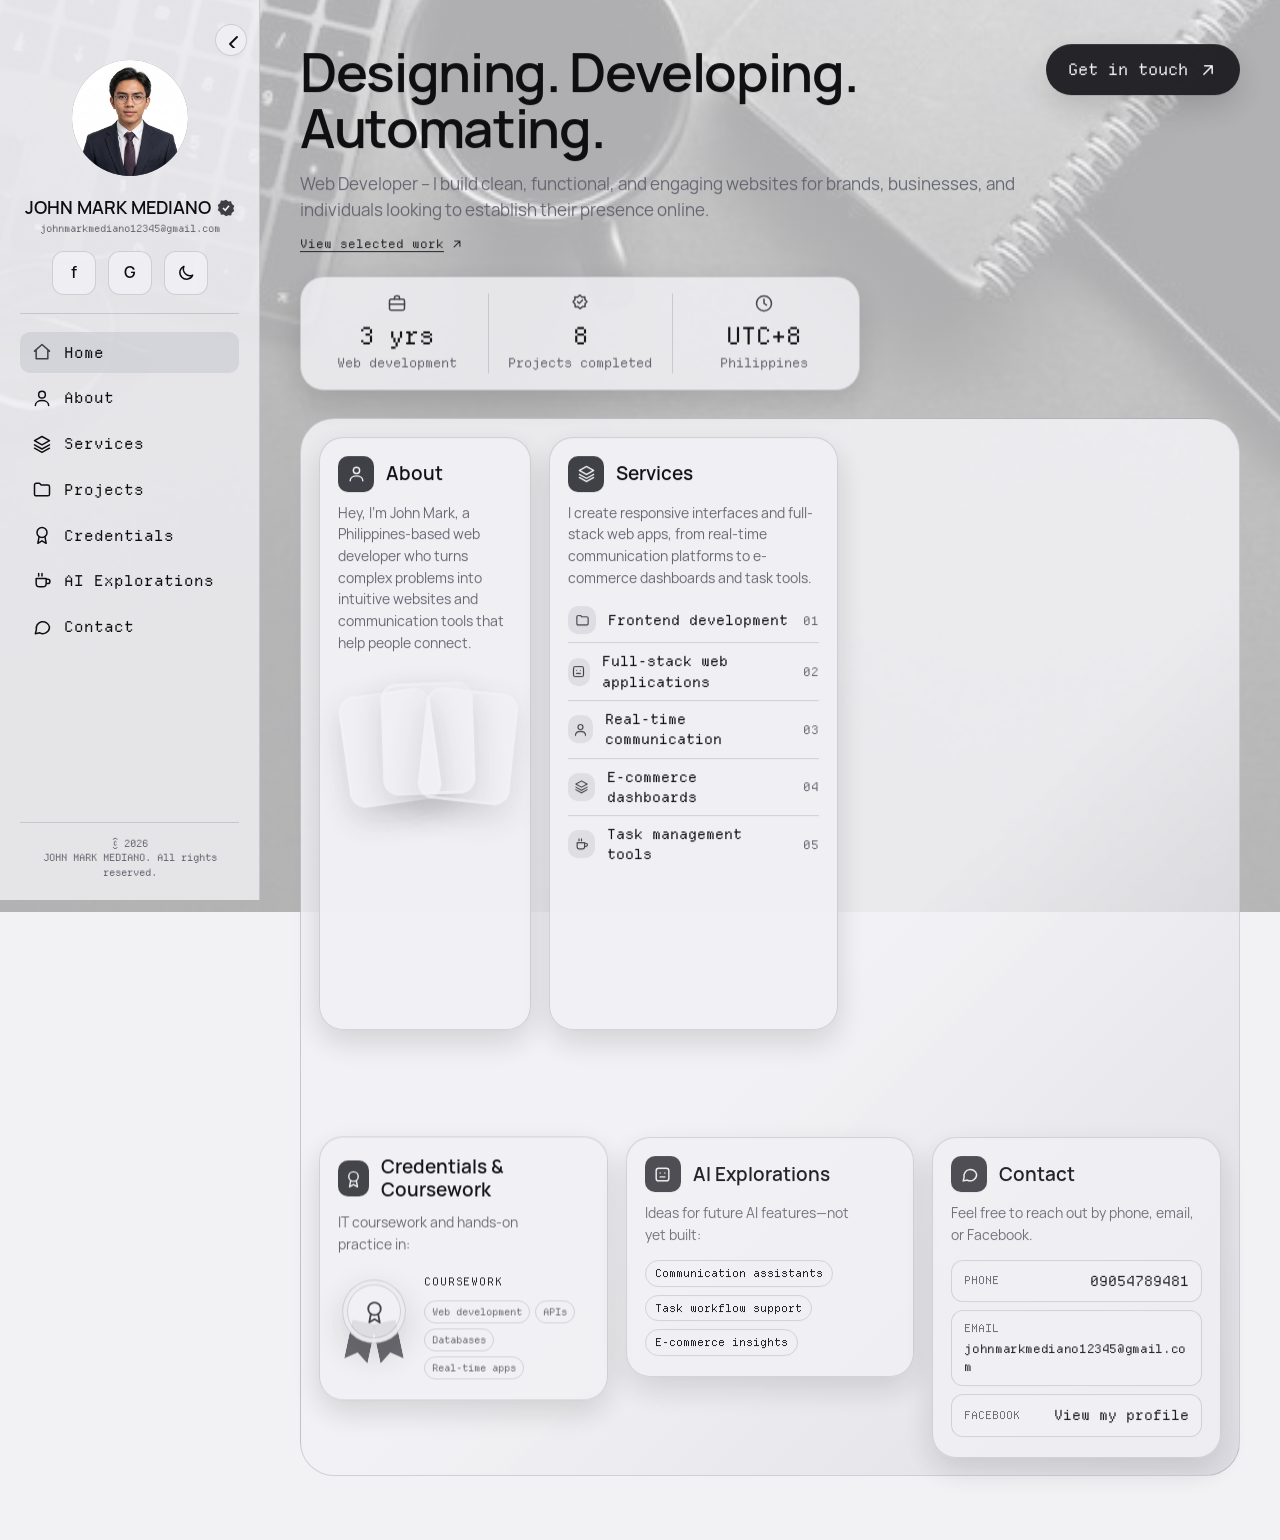
<file: index.html>
<!doctype html>
<html lang="en">
  <head>
    <meta charset="utf-8" />
    <meta name="viewport" content="width=device-width, initial-scale=1" />
    <meta http-equiv="refresh" content="0;url=Portfolio.html" />
    <link rel="canonical" href="Portfolio.html" />
    <meta name="robots" content="noindex" />
    <title>John Mark Mediano – Portfolio</title>
  </head>
  <body>
    <p><a href="Portfolio.html">Open John Mark Mediano's portfolio</a></p>
  </body>
</html>
</file>
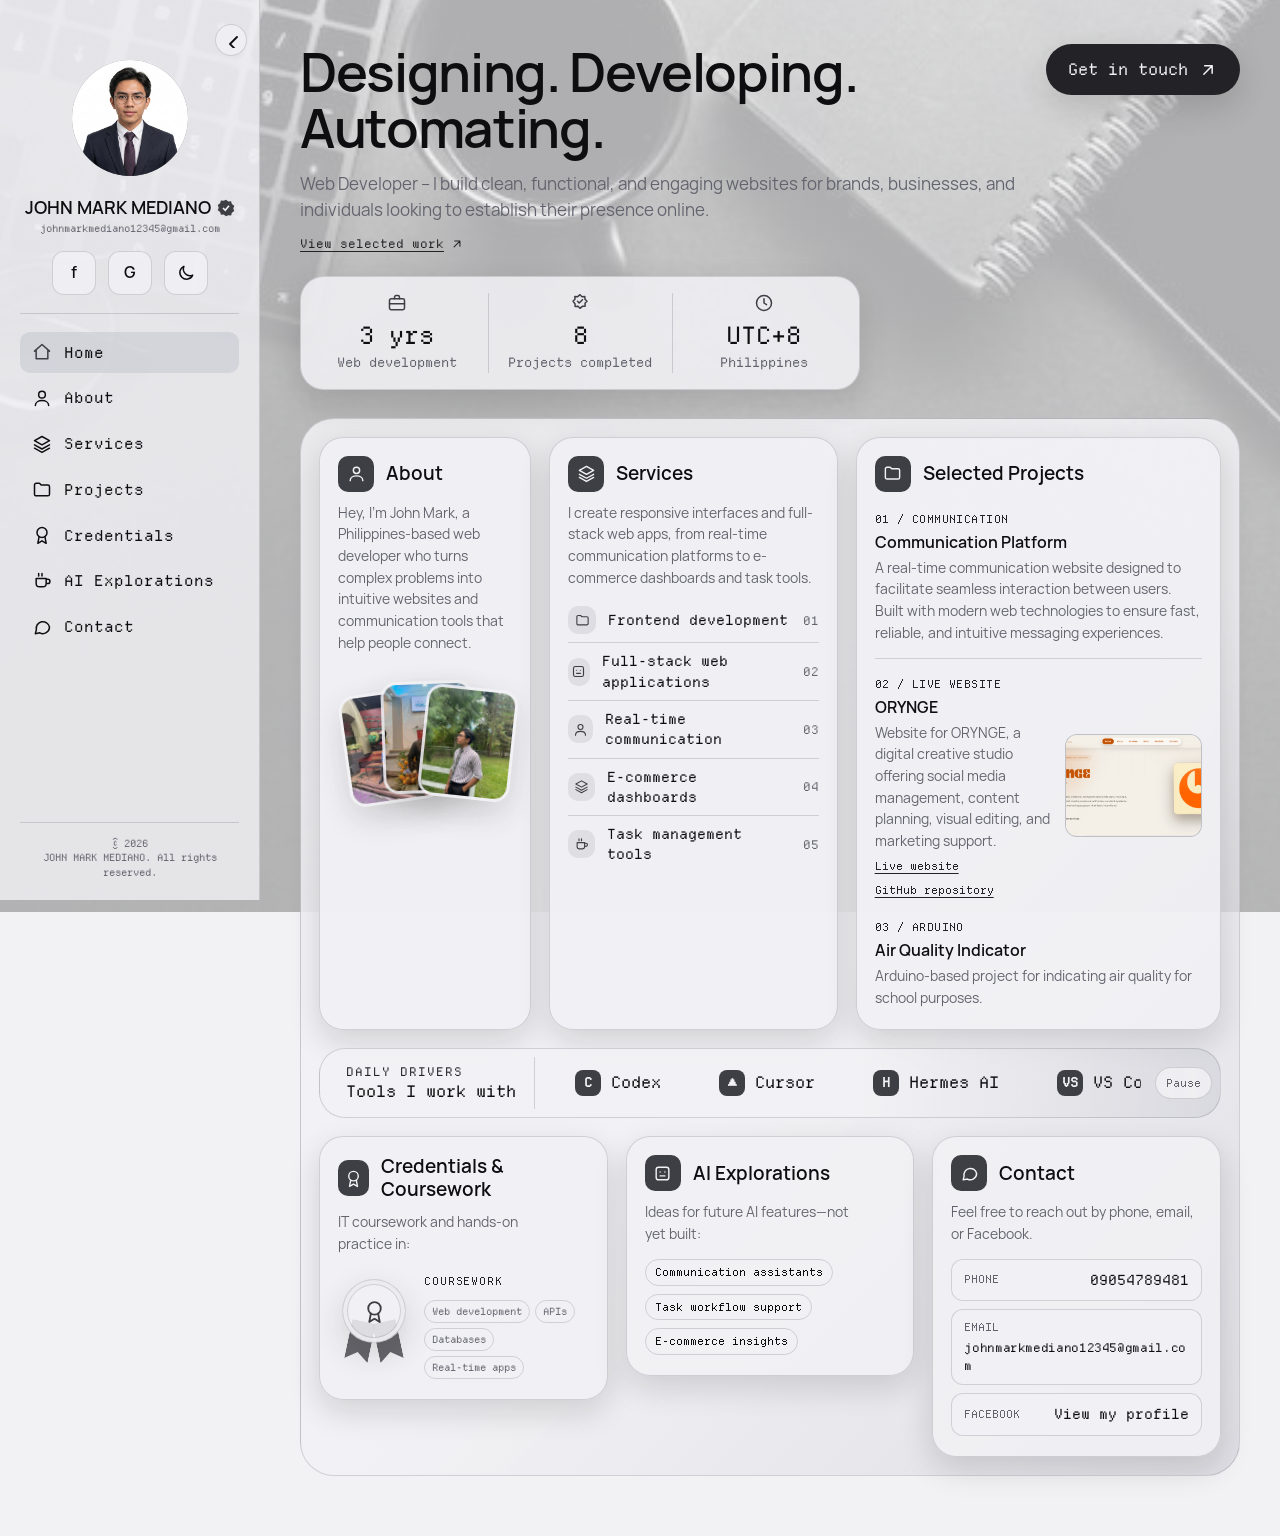
<file: Portfolio.html>
<!doctype html>
<html lang="en">
  <head>
    <meta charset="utf-8" />
    <meta
      name="viewport"
      content="width=device-width, initial-scale=1, viewport-fit=cover"
    />
    <title>John Mark Mediano – Portfolio</title>
    <meta
      name="description"
      content="John Mark Mediano is a Philippines-based web developer creating responsive websites and web applications."
    />
    <meta name="theme-color" content="#0e0e10" />
    <meta property="og:type" content="website" />
    <meta property="og:title" content="John Mark Mediano | Web Developer" />
    <meta
      property="og:description"
      content="Responsive websites and web applications by John Mark Mediano."
    />
    <link rel="icon" type="image/svg+xml" href="favicon.svg" />
    <link rel="stylesheet" href="Portfolio.css" />
  </head>
  <body>
    <a class="skip-link" href="#content-start">Skip to content</a>
    <svg class="svg-defs" width="0" height="0" aria-hidden="true">
      <defs>
        <symbol id="home-icon" viewBox="0 0 24 24">
          <path d="M3 11l9-8 9 8M5 10v10h14V10" />
        </symbol>
        <symbol id="folder" viewBox="0 0 24 24">
          <path
            d="M3 6a2 2 0 012-2h4l2 2h8a2 2 0 012 2v9a2 2 0 01-2 2H5a2 2 0 01-2-2z"
          />
        </symbol>
        <symbol id="layers" viewBox="0 0 24 24">
          <path d="M12 3l9 5-9 5-9-5zM3 13l9 5 9-5M3 17l9 5 9-5" />
        </symbol>
        <symbol id="cup" viewBox="0 0 24 24">
          <path
            d="M5 9h12v6a4 4 0 01-4 4H9a4 4 0 01-4-4zM17 10h2a2 2 0 010 5h-2M8 3v3M12 3v3"
          />
        </symbol>
        <symbol id="user" viewBox="0 0 24 24">
          <circle cx="12" cy="8" r="4" />
          <path d="M4 21c0-4 4-6 8-6s8 2 8 6" />
        </symbol>
        <symbol id="chat" viewBox="0 0 24 24">
          <path d="M21 12a8 8 0 01-11.7 7L4 20l1.2-4.6A8 8 0 1121 12z" />
        </symbol>
        <symbol id="mail" viewBox="0 0 24 24">
          <rect x="3" y="5" width="18" height="14" rx="2" />
          <path d="M3 7l9 6 9-6" />
        </symbol>
        <symbol id="moon" viewBox="0 0 24 24">
          <path d="M20 14.5A8 8 0 019.5 4 8 8 0 1020 14.5z" />
        </symbol>
        <symbol id="award" viewBox="0 0 24 24">
          <circle cx="12" cy="9" r="6" />
          <path d="M8.5 14L7 22l5-3 5 3-1.5-8" />
        </symbol>
        <symbol id="spark" viewBox="0 0 24 24">
          <rect x="4" y="4" width="16" height="16" rx="3" />
          <path d="M9 10h.01M15 10h.01M9 15h6" />
        </symbol>
        <symbol id="brief" viewBox="0 0 24 24">
          <rect x="3" y="7" width="18" height="13" rx="2" />
          <path d="M9 7V5a2 2 0 012-2h2a2 2 0 012 2v2M3 13h18" />
        </symbol>
        <symbol id="chip" viewBox="0 0 24 24">
          <rect x="6" y="6" width="12" height="12" rx="2" />
          <path
            d="M9 2v4m6-4v4M9 18v4m6-4v4M2 9h4m-4 6h4m12-6h4m-4 6h4M10 10h4v4h-4z"
          />
        </symbol>
        <symbol id="clock" viewBox="0 0 24 24">
          <circle cx="12" cy="12" r="9" />
          <path d="M12 7v5l3 2" />
        </symbol>
        <symbol id="medal" viewBox="0 0 24 24">
          <path
            d="M12 2l2.4 2.4 3.4-.2.2 3.4L20.4 10 18 12.4l.2 3.4-3.4.2L12 18.4 9.6 16l-3.4.2-.2-3.4L3.6 10 6 7.6l-.2-3.4 3.4.2z"
          />
          <path d="M9 10l2 2 4-4" />
        </symbol>
        <symbol id="arrow" viewBox="0 0 24 24">
          <path d="M7 17L17 7M8 7h9v9" />
        </symbol>
        <symbol id="dots" viewBox="0 0 24 24">
          <path d="M5 12h.01M12 12h.01M19 12h.01" stroke-width="3" />
        </symbol>
      </defs>
    </svg>

    <aside class="side" aria-label="Profile">
      <button
        class="side-toggle"
        type="button"
        aria-label="Collapse sidebar"
        aria-expanded="true"
        title="Collapse sidebar"
      >
        <svg class="i" aria-hidden="true"><path d="M14 5l-7 7 7 7" /></svg>
      </button>
      <img
        class="avatar"
        src="images/profile.jpg"
        alt="Profile photo of John Mark Mediano"
      />
      <div class="who">
        JOHN MARK MEDIANO<svg class="badge" viewBox="0 0 24 24">
          <path
            d="M12 1l3 2.3 3.8-.2 1 3.7 3.2 2.1-1.3 3.6 1.3 3.6-3.2 2.1-1 3.7-3.8-.2L12 23l-3-2.3-3.8.2-1-3.7L1 15.1l1.3-3.6L1 7.9l3.2-2.1 1-3.7 3.8.2z"
          />
          <path
            d="M8 12l3 3 5-6"
            fill="none"
            stroke="var(--btnt)"
            stroke-width="2.2"
          />
        </svg>
      </div>
      <div class="handle">johnmarkmediano12345@gmail.com</div>
      <div class="soc">
        <a
          href="https://www.facebook.com/share/14pjvfZ5aQA/"
          aria-label="Facebook"
          target="_blank"
          rel="noopener noreferrer"
          ><b>f</b></a
        >
        <a
          href="mailto:johnmarkmediano12345@gmail.com"
          aria-label="Gmail"
          title="Gmail"
          ><b>G</b></a
        >
        <button type="button" class="themeBtn" aria-label="Toggle dark mode">
          <svg class="i"><use href="#moon" /></svg>
        </button>
      </div>
      <nav class="menu" aria-label="Sections">
        <a class="on" href="#home" title="Home" aria-current="location"
          ><svg class="i"><use href="#home-icon" /></svg
          ><span class="menu-label">Home</span></a
        >
        <a href="#about" title="About"
          ><svg class="i"><use href="#user" /></svg
          ><span class="menu-label">About</span></a
        >
        <a href="#services" title="Services"
          ><svg class="i"><use href="#layers" /></svg
          ><span class="menu-label">Services</span></a
        >
        <a href="#projects" title="Projects"
          ><svg class="i"><use href="#folder" /></svg
          ><span class="menu-label">Projects</span></a
        >
        <a href="#credentials" title="Credentials"
          ><svg class="i"><use href="#award" /></svg
          ><span class="menu-label">Credentials</span></a
        >
        <a href="#showcase" title="AI Explorations"
          ><svg class="i"><use href="#cup" /></svg
          ><span class="menu-label">AI Explorations</span></a
        >
        <a href="#contact" title="Contact"
          ><svg class="i"><use href="#chat" /></svg
          ><span class="menu-label">Contact</span></a
        >
      </nav>
      <div class="foot">
        © <span data-current-year>2026</span><br />JOHN MARK MEDIANO. All rights
        reserved.
      </div>
    </aside>

    <main id="home">
      <!-- mobile header -->
      <div class="mob">
        <div class="mh">
          <img
            class="avatar"
            src="images/profile.jpg"
            alt="Profile photo of John Mark Mediano"
          />
          <div>
            <strong
              >JOHN MARK MEDIANO<svg class="badge" viewBox="0 0 24 24">
                <path
                  d="M12 1l3 2.3 3.8-.2 1 3.7 3.2 2.1-1.3 3.6 1.3 3.6-3.2 2.1-1 3.7-3.8-.2L12 23l-3-2.3-3.8.2-1-3.7L1 15.1l1.3-3.6L1 7.9l3.2-2.1 1-3.7 3.8.2z"
                />
                <path
                  d="M8 12l3 3 5-6"
                  fill="none"
                  stroke="var(--btnt)"
                  stroke-width="2.2"
                /></svg
            ></strong>
            <div class="ph profile-meta">
              <span class="profile-email">johnmarkmediano12345@gmail.com</span>
              <span>Web Developer</span>
            </div>
          </div>
          <button
            type="button"
            class="more themeBtn"
            aria-label="Toggle dark mode"
          >
            <svg class="i"><use href="#moon" /></svg>
          </button>
        </div>
      </div>

      <div class="top" id="content-start">
        <div>
          <h1>Designing. Developing. Automating.</h1>
          <p class="ph headline-copy">
            Web Developer – I build clean, functional, and engaging websites for brands, businesses, and individuals looking to establish their presence online.
          </p>
          <a class="work-link desktop-work-link" href="#projects"
            >View selected work <svg class="i"><use href="#arrow" /></svg
          ></a>
          <a class="work-link mobile-work-link mob" href="#projects-m"
            >View selected work <svg class="i"><use href="#arrow" /></svg
          ></a>
        </div>
        <a class="cta" href="#contact"
          >Get in touch <svg class="i"><use href="#arrow" /></svg
        ></a>
      </div>

      <div class="stats">
        <div>
          <svg class="i"><use href="#brief" /></svg><b>3 yrs</b
          ><small>Web development</small>
        </div>
        <div>
          <svg class="i"><use href="#medal" /></svg><b>8</b
          ><small>Projects completed</small>
        </div>
        <div>
          <svg class="i"><use href="#clock" /></svg><b>UTC+8</b
          ><small>Philippines</small>
        </div>
      </div>
      <section class="bento" aria-label="Overview">
        <article class="c ab" id="about">
          <h2>
            <span class="ic"
              ><svg class="i"><use href="#user" /></svg></span
            >About
          </h2>
          <p>
            Hey, I'm John Mark, a Philippines-based web developer who turns
            complex problems into intuitive websites and communication tools
            that help people connect.
          </p>
          <div class="cards">
            <img
              class="card-photo-1"
              src="images/1.jpg"
              alt="John Mark sitting at a landmark"
              loading="lazy"
              decoding="async"
            />
            <img
              class="card-photo-2"
              src="images/2.jpg"
              alt="John Mark at an event in formal attire"
              loading="lazy"
              decoding="async"
            />
            <img
              class="card-photo-3"
              src="images/3.jpg"
              alt="John Mark outdoors in a garden"
              loading="lazy"
              decoding="async"
            />
          </div>
        </article>
        <article class="c sv" id="services">
          <h2>
            <span class="ic"
              ><svg class="i"><use href="#layers" /></svg></span
            >Services
          </h2>
          <p>
            I create responsive interfaces and full-stack web apps, from
            real-time communication platforms to e-commerce dashboards and
            task tools.
          </p>
          <ul class="sl">
            <li>
              <span class="ic"
                ><svg class="i"><use href="#folder" /></svg></span
              >Frontend development<span class="n">01</span>
            </li>
            <li>
              <span class="ic"
                ><svg class="i"><use href="#spark" /></svg></span
              >Full-stack web applications<span class="n">02</span>
            </li>
            <li>
              <span class="ic"
                ><svg class="i"><use href="#user" /></svg></span
              >Real-time communication<span class="n">03</span>
            </li>
            <li>
              <span class="ic"
                ><svg class="i"><use href="#layers" /></svg></span
              >E-commerce dashboards<span class="n">04</span>
            </li>
            <li>
              <span class="ic"
                ><svg class="i"><use href="#cup" /></svg></span
              >Task management tools<span class="n">05</span>
            </li>
          </ul>
        </article>
        <div class="mob projects-mobile">
          <h2 class="mobile-section-title" id="projects-m">Selected Projects</h2>
          <div class="ex projects-ex">
            <article class="project-slide">
              <div class="th">
                <svg class="i"><use href="#chat" /></svg>
              </div>
              <small>01 Communication Platform</small>
              <b>Communication Platform</b>
              <span
                >A real-time communication website designed to facilitate
                seamless interaction between users. Built with modern web
                technologies to ensure fast, reliable, and intuitive messaging
                experiences.</span
              >
            </article>
            <article class="project-slide">
              <a
                class="th project-thumb"
                href="https://orynge.pages.dev/"
                target="_blank"
                rel="noopener noreferrer"
                aria-label="View the ORYNGE website"
                ><img
                  src="images/project1.png"
                  alt="Preview of the ORYNGE digital creative services website"
                  loading="lazy"
                  decoding="async"
              /></a>
              <small>02 Live Website</small>
              <b>ORYNGE</b>
              <span
                >Website for ORYNGE, a digital creative studio offering social
                media management, content planning, visual editing, and
                marketing support.</span
              >
              <a
                class="project-link"
                href="https://orynge.pages.dev/"
                target="_blank"
                rel="noopener noreferrer"
                >Live website</a
              >
              <a
                class="project-link"
                href="https://github.com/johnmarkmediano/orynge"
                target="_blank"
                rel="noopener noreferrer"
                >GitHub repository</a
              >
            </article>
            <article class="project-slide">
              <div class="th">
                <svg class="i"><use href="#chip" /></svg>
              </div>
              <small>03 Arduino</small>
              <b>Air Quality Indicator</b>
              <span>Arduino-based project for indicating air quality for school purposes.</span>
            </article>
          </div>
        </div>
        <article class="c p" id="projects">
          <h2>
            <span class="ic"
              ><svg class="i"><use href="#folder" /></svg></span
            >Selected Projects
          </h2>
          <div class="project-list">
            <article class="project-entry">
              <small>01 / COMMUNICATION</small>
              <h3>Communication Platform</h3>
              <p>
                A real-time communication website designed to facilitate
                seamless interaction between users. Built with modern web
                technologies to ensure fast, reliable, and intuitive messaging
                experiences.
              </p>
            </article>
            <article class="project-entry project-feature">
              <div>
                <small>02 / LIVE WEBSITE</small>
                <h3>ORYNGE</h3>
                <p>
                  Website for ORYNGE, a digital creative studio offering social
                  media management, content planning, visual editing, and
                  marketing support.
                </p>
                <a
                  class="project-link"
                  href="https://orynge.pages.dev/"
                  target="_blank"
                  rel="noopener noreferrer"
                  >Live website</a
                >
                <a
                  class="project-link"
                  href="https://github.com/johnmarkmediano/orynge"
                  target="_blank"
                  rel="noopener noreferrer"
                  >GitHub repository</a
                >
              </div>
              <a
                class="project-preview"
                href="https://orynge.pages.dev/"
                target="_blank"
                rel="noopener noreferrer"
                aria-label="View the ORYNGE website"
                ><img
                  src="images/project1.png"
                  alt="Preview of the ORYNGE digital creative services website"
                  loading="lazy"
                  decoding="async"
              /></a>
            </article>
            <article class="project-entry">
              <small>03 / ARDUINO</small>
              <h3>Air Quality Indicator</h3>
              <p>
                Arduino-based project for indicating air quality for school
                purposes.
              </p>
            </article>
          </div>
        </article>
        <div class="tools">
          <div class="lab"><small>DAILY DRIVERS</small>Tools I work with</div>
          <div class="tl" tabindex="0" aria-label="Daily driver tools">
            <div class="driver-track">
              <div class="driver-group">
                <div class="tool">
                  <span class="tb tool-codex">C</span>Codex
                </div>
                <div class="tool">
                  <span class="tb tool-cursor">▲</span>Cursor
                </div>
                <div class="tool">
                  <span class="tb tool-hermes">H</span>Hermes AI
                </div>
                <div class="tool">
                  <span class="tb tool-vscode">VS</span>VS Code
                </div>
                <div class="tool">
                  <span class="tb tool-antigravity">A</span>Antigravity Labs
                </div>
                <div class="tool">
                  <span class="tb tool-claude">C</span>Claude
                </div>
                <div class="tool">
                  <span class="tb tool-grok">X</span>Grok
                </div>
                <div class="tool">
                  <span class="tb tool-chatgpt">AI</span>ChatGPT
                </div>
                <div class="tool">
                  <span class="tb tool-gemini">G</span>Gemini
                </div>
                <div class="tool">
                  <span class="tb tool-cloudflare">C</span>Cloudflare
                </div>
              </div>
            </div>
          </div>
          <button
            type="button"
            class="motion-toggle"
            aria-pressed="false"
            aria-label="Pause daily drivers animation"
          >
            Pause
          </button>
        </div>
        <div class="mob mobile-tools">
          <div class="driver-heading">
            <h2 class="mobile-section-title">Tools I work with</h2>
            <button
              type="button"
              class="motion-toggle"
              aria-pressed="false"
              aria-label="Pause daily drivers animation"
            >
              Pause
            </button>
          </div>
          <div class="mt" tabindex="0" aria-label="Daily driver tools">
            <div class="driver-track">
              <div class="driver-group">
                <div>
                  <div class="tb tool-codex">C</div>
                  Codex
                </div>
                <div>
                  <div class="tb tool-cursor">▲</div>
                  Cursor
                </div>
                <div>
                  <div class="tb tool-hermes">H</div>
                  Hermes AI
                </div>
                <div>
                  <div class="tb tool-vscode">VS</div>
                  VS Code
                </div>
                <div>
                  <div class="tb tool-antigravity">A</div>
                  Antigravity Labs
                </div>
                <div>
                  <div class="tb tool-claude">C</div>
                  Claude
                </div>
                <div>
                  <div class="tb tool-grok">X</div>
                  Grok
                </div>
                <div>
                  <div class="tb tool-chatgpt">AI</div>
                  ChatGPT
                </div>
                <div>
                  <div class="tb tool-gemini">G</div>
                  Gemini
                </div>
                <div>
                  <div class="tb tool-cloudflare">C</div>
                  Cloudflare
                </div>
              </div>
            </div>
          </div>
        </div>
        <article class="c cr" id="credentials">
          <h2>
            <span class="ic"
              ><svg class="i"><use href="#award" /></svg></span
            >Credentials &amp; Coursework
          </h2>
          <p>
            IT coursework and hands-on practice in:
          </p>
          <div class="credential-content">
            <div class="credential-ribbon" aria-hidden="true">
              <span class="credential-ribbon-tail tail-left"></span>
              <span class="credential-ribbon-tail tail-right"></span>
              <span class="credential-seal">
                <svg class="i"><use href="#award" /></svg>
              </span>
            </div>
            <div class="credential-details">
              <span class="credential-label">COURSEWORK</span>
              <ul class="credential-topics" aria-label="Coursework topics">
                <li>Web development</li>
                <li>APIs</li>
                <li>Databases</li>
                <li>Real-time apps</li>
              </ul>
            </div>
          </div>
        </article>
        <article class="c ai" id="showcase">
          <h2>
            <span class="ic"
              ><svg class="i"><use href="#spark" /></svg></span
            >AI Explorations
          </h2>
          <p>
            Ideas for future AI features—not yet built:
          </p>
          <ul class="ai-focus">
            <li>Communication assistants</li>
            <li>Task workflow support</li>
            <li>E-commerce insights</li>
          </ul>
        </article>
        <article
          class="c contact-card"
          id="contact"
          aria-labelledby="contact-title"
        >
          <h2 id="contact-title">
            <span class="ic"><svg class="i"><use href="#chat" /></svg></span>
            Contact
          </h2>
          <p>Feel free to reach out by phone, email, or Facebook.</p>
          <div class="contact-links">
            <a href="tel:09054789481">
              <span>Phone</span>
              <strong>09054789481</strong>
            </a>
            <a href="mailto:johnmarkmediano12345@gmail.com">
              <span>Email</span>
              <strong>johnmarkmediano12345@gmail.com</strong>
            </a>
            <a
              href="https://www.facebook.com/share/14pjvfZ5aQA/"
              target="_blank"
              rel="noopener noreferrer"
            >
              <span>Facebook</span>
              <strong>View my profile</strong>
            </a>
          </div>
        </article>
      </section>
    </main>

    <nav class="bar mob" aria-label="Primary">
      <a class="on" href="#home" aria-current="location"
        ><svg class="i"><use href="#home-icon" /></svg>Home</a
      >
      <a href="#projects-m"
        ><svg class="i"><use href="#folder" /></svg>Work</a
      >
      <a class="fab" href="#contact" aria-label="Contact"
        ><svg class="i"><use href="#mail" /></svg
      ></a>
      <a href="#services"
        ><svg class="i"><use href="#layers" /></svg>Services</a
      >
      <a href="#about"
        ><svg class="i"><use href="#user" /></svg>About</a
      >
    </nav>

    <script src="Portfolio.js" defer></script>
  </body>
</html>
</file>
<file: Portfolio.css>
@font-face {
  font-family: "Manrope";
  src: url("font/Manrope-Fonts/WEB/fonts/Manrope-Regular.woff2")
    format("woff2");
  font-style: normal;
  font-weight: 400;
  font-display: swap;
}
@font-face {
  font-family: "Manrope";
  src: url("font/Manrope-Fonts/WEB/fonts/Manrope-SemiBold.woff2")
    format("woff2");
  font-style: normal;
  font-weight: 600;
  font-display: swap;
}
@font-face {
  font-family: "Departure Mono";
  src: url("font/DepartureMono-Fonts/DepartureMono-Regular.woff2")
    format("woff2");
  font-style: normal;
  font-weight: 400;
  font-display: swap;
}
:root {
  --sidebar-width: 260px;
  --font-body: "Manrope", "Segoe UI", system-ui, sans-serif;
  --font-heading: "Manrope", "Segoe UI", system-ui, sans-serif;
  --font-mono: "Departure Mono", monospace;
        --bg: #f2f2f5;
        --side: rgba(242, 242, 245, 0.8);
        --card: rgba(242, 242, 245, 0.86);
        --ink: #0e0e10;
        --mute: #63636e;
        --line: rgba(99, 99, 110, 0.24);
        --or: #3e3e45;
        --or2: #232327;
        --sel: rgba(201, 201, 210, 0.62);
        --btn: #232327;
        --btnt: #f2f2f5;
        --wash: rgba(201, 201, 210, 0.48);
        --shadow: 0 12px 32px rgba(14, 14, 16, 0.14);
        --background-overlay: rgba(242, 242, 245, 0.72);
        color-scheme: light;
        box-sizing: border-box;
        padding-top: env(safe-area-inset-top, 0px);
        padding-bottom: env(safe-area-inset-bottom, 0px);
      }
      :root[data-sidebar="collapsed"] {
        --sidebar-width: 84px;
      }
      @media (prefers-color-scheme: dark) {
        :root:not([data-theme="light"]) {
          --bg: #0e0e10;
          --side: rgba(35, 35, 39, 0.78);
          --card: rgba(35, 35, 39, 0.84);
          --ink: #f2f2f5;
          --mute: #9a9aa6;
          --line: rgba(154, 154, 166, 0.25);
          --or: #c9c9d2;
          --or2: #9a9aa6;
          --sel: rgba(62, 62, 69, 0.84);
          --btn: #c9c9d2;
          --btnt: #0e0e10;
          --wash: rgba(62, 62, 69, 0.62);
          --shadow: 0 14px 36px rgba(0, 0, 0, 0.24);
          --background-overlay: rgba(14, 14, 16, 0.38);
          color-scheme: dark;
        }
      }
      :root[data-theme="dark"] {
        --bg: #0e0e10;
        --side: rgba(35, 35, 39, 0.78);
        --card: rgba(35, 35, 39, 0.84);
        --ink: #f2f2f5;
        --mute: #9a9aa6;
        --line: rgba(154, 154, 166, 0.25);
        --or: #c9c9d2;
        --or2: #9a9aa6;
        --sel: rgba(62, 62, 69, 0.84);
        --btn: #c9c9d2;
        --btnt: #0e0e10;
        --wash: rgba(62, 62, 69, 0.62);
        --shadow: 0 14px 36px rgba(0, 0, 0, 0.24);
        --background-overlay: rgba(14, 14, 16, 0.38);
        color-scheme: dark;
      }
      * {
        box-sizing: border-box;
      }
      html {
        scroll-behavior: smooth;
        scroll-padding-top: env(safe-area-inset-top, 0px);
      }
      body {
        margin: 0;
        background-color: var(--bg);
        color: var(--ink);
        font: 16px/1.45 var(--font-body);
        font-weight: 400;
        -webkit-font-smoothing: antialiased;
        position: relative;
        isolation: isolate;
      }
      h1,
      h2,
      h3 {
        font-family: var(--font-heading);
        font-weight: 600;
        text-wrap: balance;
      }
      p {
        line-height: 1.55;
        text-wrap: pretty;
      }
      body::before {
        content: "";
        position: fixed;
        inset: -12px;
        z-index: -1;
        pointer-events: none;
        background:
          linear-gradient(var(--background-overlay), var(--background-overlay)),
          url("images/background.jpg") center / cover;
      }
      a {
        color: inherit;
        text-decoration: none;
      }
      .skip-link {
        position: fixed;
        top: 12px;
        left: 12px;
        z-index: 10;
        padding: 10px 14px;
        border: 1px solid var(--line);
        border-radius: 10px;
        background: var(--card);
        transform: translateY(-160%);
      }
      .skip-link:focus {
        transform: translateY(0);
      }
      small {
        font-family: var(--font-mono);
      }
      .svg-defs {
        position: absolute;
      }
      .headline-copy {
        margin: 0;
        font-size: 17px;
      }
      .work-link {
        display: inline-flex;
        align-items: center;
        gap: 6px;
        margin-top: 12px;
        color: var(--or2);
        font: 400 12px/1.4 var(--font-mono);
        text-decoration: underline;
        text-underline-offset: 3px;
      }
      .work-link .i {
        width: 14px;
        height: 14px;
      }
      .motion-toggle {
        flex: none;
        min-height: 32px;
        padding: 6px 10px;
        border: 1px solid var(--line);
        border-radius: 999px;
        background: var(--card);
        color: var(--mute);
        font: 400 11px/1.3 var(--font-mono);
        cursor: pointer;
        transition:
          transform 220ms ease,
          border-color 220ms ease,
          background-color 220ms ease;
      }
      @media (hover: hover) {
        .motion-toggle:hover {
          transform: translateY(-2px);
          border-color: var(--or);
        }
      }
      .mobile-work-link {
        display: none;
      }
      .desktop-work-link {
        display: inline-flex;
      }
      .contact-card {
        grid-column: span 4;
        align-self: start;
        min-height: 0;
      }
      .contact-links {
        display: grid;
        gap: 8px;
        margin-top: 14px;
      }
      .contact-links a {
        display: flex;
        align-items: center;
        justify-content: space-between;
        gap: 12px;
        min-width: 0;
        padding: 10px 12px;
        border: 1px solid var(--line);
        border-radius: 12px;
        background: var(--card);
      }
      .contact-links a span {
        color: var(--mute);
        font: 400 11px/1.4 var(--font-mono);
        text-transform: uppercase;
      }
      .contact-links a strong {
        overflow-wrap: anywhere;
        font-family: var(--font-mono);
        font-size: 14px;
        font-weight: 400;
        text-align: right;
      }
      .contact-links a[href^="mailto:"] {
        flex-direction: column;
        align-items: flex-start;
        gap: 4px;
      }
      .contact-links a[href^="mailto:"] strong {
        font-size: 12px;
        letter-spacing: -0.03em;
        text-align: left;
      }
      .c,
      .cta,
      .soc a,
      .soc button,
      .side-toggle,
      nav.menu a,
      .contact-links a {
        transition:
          transform 220ms ease,
          border-color 220ms ease,
          box-shadow 220ms ease,
          background-color 220ms ease;
      }
      @keyframes card-enter {
        from {
          opacity: 0;
          translate: 0 12px;
        }
        to {
          opacity: 1;
          translate: 0 0;
        }
      }
      @keyframes drivers-marquee {
        to {
          transform: translateX(-50%);
        }
      }
      @keyframes driver-enter {
        from {
          opacity: 0;
          translate: 0 9px;
        }
        to {
          opacity: 1;
          translate: 0 0;
        }
      }
      @keyframes photo-enter {
        from {
          opacity: 0;
          translate: 0 12px;
        }
        to {
          opacity: 1;
          translate: 0 0;
        }
      }
      .bento > .c {
        animation: card-enter 520ms cubic-bezier(0.2, 0.75, 0.25, 1) both;
      }
      .top,
      .stats,
      .bento > .tools,
      .bento > .mobile-tools {
        animation: card-enter 520ms cubic-bezier(0.2, 0.75, 0.25, 1) both;
      }
      .stats {
        animation-delay: 80ms;
      }
      .bento > .tools,
      .bento > .mobile-tools {
        animation-delay: 160ms;
      }
      .bento > .c:nth-of-type(n + 3) {
        animation-delay: 80ms;
      }
      .bento > .c:nth-of-type(n + 5) {
        animation-delay: 160ms;
      }
      .tl .tool,
      .mt .driver-group > div {
        animation: driver-enter 480ms cubic-bezier(0.2, 0.75, 0.25, 1) both;
        transition: transform 220ms ease;
      }
      .tl .tool:nth-child(n + 4),
      .mt .driver-group > div:nth-child(n + 4) {
        animation-delay: 70ms;
      }
      .tl .tool:nth-child(n + 7),
      .mt .driver-group > div:nth-child(n + 7) {
        animation-delay: 140ms;
      }
      svg.i {
        width: 20px;
        height: 20px;
        fill: none;
        stroke: currentColor;
        stroke-width: 1.8;
        stroke-linecap: round;
        stroke-linejoin: round;
        flex: none;
      }
      :focus-visible {
        outline: 3px solid var(--or);
        outline-offset: 2px;
      }
      .ph {
        color: var(--mute);
      }
      .avatar {
        border-radius: 50%;
        background: radial-gradient(circle at 50% 30%, #9a9aa6, #63636e);
        display: grid;
        place-items: center;
        overflow: hidden;
        position: relative;
      }
      .avatar:before {
        content: "";
        position: absolute;
        width: 42%;
        height: 42%;
        border-radius: 50%;
        background: #c9c9d2;
        top: 16%;
        left: 29%;
        box-shadow: 0 0 0 3px rgba(242, 242, 245, 0.06);
      }
      .avatar:after {
        content: "";
        position: absolute;
        width: 86%;
        height: 55%;
        border-radius: 50% 50% 0 0;
        background: #3e3e45;
        bottom: -8%;
        left: 7%;
      }
      .badge {
        width: 18px;
        height: 18px;
        vertical-align: -3px;
        margin-left: 6px;
        fill: var(--or);
      }
      /* sidebar */
      .side {
        position: fixed;
        inset: 0 auto 0 0;
        width: var(--sidebar-width);
        background: var(--side);
        border-right: 1px solid var(--line);
        padding: 60px 20px 20px;
        display: flex;
        flex-direction: column;
        overflow-y: auto;
        overflow-x: hidden;
        transition:
          width 360ms cubic-bezier(0.2, 0.75, 0.25, 1),
          padding 360ms cubic-bezier(0.2, 0.75, 0.25, 1);
      }
      .side-toggle {
        position: absolute;
        top: 24px;
        right: 12px;
        width: 32px;
        height: 32px;
        border: 1px solid var(--line);
        border-radius: 50%;
        background: var(--card);
        color: var(--ink);
        display: grid;
        place-items: center;
        cursor: pointer;
        z-index: 1;
      }
      .side-toggle .i {
        width: 16px;
        height: 16px;
        transition: transform 360ms cubic-bezier(0.2, 0.75, 0.25, 1);
      }
      :root[data-sidebar="collapsed"] .side-toggle .i {
        transform: rotate(180deg);
      }
      .side .avatar {
        width: 116px;
        height: 116px;
        flex: none;
        border-radius: 50%;
        margin: 0 auto 18px;
        object-fit: cover;
        object-position: center 24%;
        transition:
          width 360ms ease,
          height 360ms ease,
          border-radius 360ms ease,
          margin 360ms ease;
      }
      .who {
        max-height: 2em;
        text-align: center;
        font-weight: 600;
        font-size: 18px;
        white-space: nowrap;
        transition:
          opacity 180ms ease,
          max-height 360ms ease,
          margin 360ms ease;
      }
      .handle {
        font-family: var(--font-mono);
        max-height: 1.5em;
        text-align: center;
        color: var(--mute);
        margin: 2px 0 14px;
        font-size: 10px;
        white-space: nowrap;
        overflow: hidden;
        text-overflow: ellipsis;
        transition:
          opacity 180ms ease,
          max-height 360ms ease,
          margin 360ms ease;
      }
      .soc {
        display: flex;
        gap: 12px;
        justify-content: center;
        padding-bottom: 18px;
        border-bottom: 1px solid var(--line);
      }
      .soc a,
      .soc button {
        width: 44px;
        height: 44px;
        border-radius: 12px;
        border: 1px solid var(--line);
        background: var(--card);
        display: grid;
        place-items: center;
        color: var(--ink);
        cursor: pointer;
        font: inherit;
      }
      .soc a b {
        font-weight: 600;
      }
      nav.menu {
        margin-top: 18px;
        display: flex;
        flex-direction: column;
        gap: 4px;
      }
      nav.menu a {
        display: flex;
        gap: 12px;
        align-items: center;
        padding: 10px 12px;
        border-radius: 10px;
        font-weight: 400;
        font-size: 15px;
        font-family: var(--font-mono);
      }
      nav.menu .menu-label {
        overflow: hidden;
        white-space: nowrap;
        max-width: 160px;
        opacity: 1;
        transition:
          max-width 300ms ease,
          opacity 180ms ease;
      }
      nav.menu a:hover {
        background: var(--sel);
      }
      nav.menu a.on {
        background: var(--sel);
      }
      nav.menu a.on svg {
        color: var(--or);
      }
      .foot {
        font-family: var(--font-mono);
        margin-top: auto;
        padding-top: 14px;
        border-top: 1px solid var(--line);
        font-size: 10px;
        color: var(--mute);
        text-align: center;
      }
      h1,
      h2,
      h3,
      .ex b {
        font-family: var(--font-heading);
        font-weight: 600;
      }
      .who,
      .mh strong {
        font-family: var(--font-heading);
        font-weight: 600;
      }
      :root[data-sidebar="collapsed"] .side {
        padding-right: 12px;
        padding-left: 12px;
      }
      :root[data-sidebar="collapsed"] .side .avatar {
        width: 56px;
        height: 56px;
        border-radius: 50%;
        margin-bottom: 18px;
      }
      :root[data-sidebar="collapsed"] .who,
      :root[data-sidebar="collapsed"] .handle {
        max-height: 0;
        margin: 0;
        opacity: 0;
        overflow: hidden;
      }
      :root[data-sidebar="collapsed"] .soc {
        padding-bottom: 18px;
      }
      :root[data-sidebar="collapsed"] .soc a,
      :root[data-sidebar="collapsed"] .foot {
        display: none;
      }
      :root[data-sidebar="collapsed"] nav.menu {
        margin-top: 16px;
      }
      :root[data-sidebar="collapsed"] nav.menu a {
        justify-content: center;
        gap: 0;
        padding-right: 10px;
        padding-left: 10px;
      }
      :root[data-sidebar="collapsed"] nav.menu .menu-label {
        max-width: 0;
        opacity: 0;
      }
      /* main */
      main {
        margin-left: var(--sidebar-width);
        padding: 44px 40px 60px;
        max-width: 1440px;
        position: relative;
        transition: margin-left 360ms cubic-bezier(0.2, 0.75, 0.25, 1);
      }
      .top {
        display: flex;
        justify-content: space-between;
        gap: 24px;
        align-items: flex-start;
      }
      h1 {
        font-size: clamp(34px, 4.2vw, 54px);
        line-height: 1.05;
        letter-spacing: -0.025em;
        margin: 0 0 14px;
        font-weight: 600;
      }
      .cta {
        font-family: var(--font-mono);
        background: var(--btn);
        color: var(--btnt);
        padding: 14px 22px;
        border-radius: 999px;
        font-weight: 400;
        display: inline-flex;
        gap: 10px;
        align-items: center;
        white-space: nowrap;
        box-shadow: var(--shadow);
      }
      .tools {
        margin-top: 26px;
        display: flex;
        align-items: center;
        border-radius: 26px;
        border: 1px solid var(--line);
        background: linear-gradient(90deg, var(--card) 60%, var(--wash));
        padding: 8px;
        gap: 14px;
        overflow: hidden;
      }
      .tools .lab {
        font-family: var(--font-mono);
        padding: 6px 18px;
        border-right: 1px solid var(--line);
        flex: none;
        font-weight: 400;
      }
      .tools .lab small {
        font-family: var(--font-mono);
        display: block;
        color: var(--or2);
        font-size: 12px;
        letter-spacing: 0.08em;
        font-weight: 400;
      }
      .tl {
        display: block;
        min-width: 0;
        overflow-x: auto;
        scrollbar-width: none;
        flex: 1;
      }
      .tl::-webkit-scrollbar {
        display: none;
      }
      .driver-track {
        display: flex;
        width: max-content;
      }
      .driver-group {
        display: flex;
        flex: none;
      }
      .tl .driver-group {
        gap: 6px;
        padding-right: 6px;
      }
      .tl.is-looping,
      .mt.is-looping {
        overflow: hidden;
      }
      .tl.is-looping .driver-track,
      .mt.is-looping .driver-track {
        animation: drivers-marquee 30s linear infinite;
        will-change: transform;
      }
      .tl.motion-paused .driver-track,
      .mt.motion-paused .driver-track {
        animation-play-state: paused;
      }
      .tl.is-looping:hover .driver-track,
      .tl.is-looping:focus-within .driver-track,
      .mt.is-looping:hover .driver-track,
      .mt.is-looping:focus-within .driver-track {
        animation-play-state: paused;
      }
      .tool {
        font-family: var(--font-mono);
        display: flex;
        align-items: center;
        gap: 10px;
        padding: 10px 26px;
        font-weight: 400;
        white-space: nowrap;
      }
      .tb {
        width: 26px;
        height: 26px;
        border-radius: 8px;
        display: grid;
        place-items: center;
        font-size: 13px;
        font-weight: 800;
        color: var(--btnt);
        background: var(--or);
        flex: none;
      }
      .stats {
        display: grid;
        grid-template-columns: repeat(3, minmax(0, 1fr));
        max-width: 560px;
        border: 1px solid var(--line);
        background: var(--card);
        border-radius: 24px;
        padding: 16px 4px;
        margin-top: 22px;
        text-align: center;
        box-shadow: var(--shadow);
      }
      .stats div + div {
        border-left: 1px solid var(--line);
      }
      .stats svg {
        color: var(--or);
      }
      .stats b {
        font-family: var(--font-mono);
        display: block;
        font-size: 24px;
        font-weight: 400;
      }
      .stats small {
        display: block;
        font-family: var(--font-mono);
        color: var(--mute);
        font-size: 13px;
      }
      .bento {
        margin-top: 28px;
        padding: 18px;
        border-radius: 34px;
        border: 1px solid var(--line);
        background: linear-gradient(135deg, var(--card) 55%, var(--wash));
        display: grid;
        gap: 18px;
        grid-template-columns: repeat(12, minmax(0, 1fr));
      }
      .bento > .tools,
      .bento > .mobile-tools {
        grid-column: 1 / -1;
      }
      .bento > .tools {
        margin: 0;
      }
      .c {
        background: var(--card);
        border: 1px solid var(--line);
        border-radius: 24px;
        padding: 18px 18px 20px;
        min-height: 240px;
        overflow: hidden;
        box-shadow: var(--shadow);
      }
      .c h2 {
        margin: 0;
        font-size: 19px;
        line-height: 1.2;
        font-weight: 600;
        display: flex;
        gap: 12px;
        align-items: center;
      }
      .ic {
        width: 36px;
        height: 36px;
        border-radius: 10px;
        background: var(--or);
        color: var(--btnt);
        display: grid;
        place-items: center;
      }
      .ic svg {
        width: 19px;
        height: 19px;
      }
      .c p {
        margin: 10px 0 0;
        color: var(--mute);
        font-size: 14px;
      }
      .p {
        grid-column: span 5;
      }
      .ab {
        grid-column: span 3;
      }
      .ai {
        grid-column: span 4;
        align-self: start;
        min-height: 0;
      }
      .ai-focus {
        display: flex;
        flex-wrap: wrap;
        gap: 8px;
        list-style: none;
        margin: 14px 0 0;
        padding: 0;
      }
      .ai-focus li {
        border: 1px solid var(--line);
        border-radius: 999px;
        padding: 5px 9px;
        font: 400 11px/1.35 var(--font-mono);
      }
      .cr {
        grid-column: span 4;
        align-self: start;
        min-height: 0;
      }
      .credential-content {
        display: flex;
        align-items: center;
        gap: 14px;
        margin-top: 14px;
      }
      .credential-ribbon {
        position: relative;
        display: flex;
        justify-content: center;
        flex: 0 0 72px;
        height: 88px;
      }
      .credential-ribbon-tail {
        position: absolute;
        top: 42px;
        z-index: 0;
        width: 24px;
        height: 40px;
        background: var(--or);
        opacity: 0.78;
        clip-path: polygon(0 0, 100% 0, 100% 100%, 50% 78%, 0 100%);
      }
      .credential-ribbon-tail.tail-left {
        left: 10px;
        transform: rotate(12deg);
      }
      .credential-ribbon-tail.tail-right {
        right: 10px;
        transform: rotate(-12deg);
      }
      .credential-seal {
        position: relative;
        z-index: 1;
        display: grid;
        width: 64px;
        height: 64px;
        place-items: center;
        border: 1px solid var(--line);
        border-radius: 50%;
        background: var(--card);
        color: var(--or);
        box-shadow:
          inset 0 0 0 4px var(--card),
          inset 0 0 0 5px var(--line),
          var(--shadow);
      }
      .credential-seal .i {
        width: 25px;
        height: 25px;
      }
      .credential-details {
        min-width: 0;
        flex: 1;
      }
      .credential-label {
        color: var(--or2);
        font: 400 11px/1.3 var(--font-mono);
        letter-spacing: 0.08em;
      }
      .credential-topics {
        display: flex;
        flex-wrap: wrap;
        gap: 5px;
        list-style: none;
        margin: 8px 0 0;
        padding: 0;
      }
      .credential-topics li {
        max-width: 100%;
        padding: 4px 7px;
        border: 1px solid var(--line);
        border-radius: 999px;
        color: var(--mute);
        font: 400 10px/1.3 var(--font-mono);
        overflow-wrap: anywhere;
      }
      .sv {
        grid-column: span 4;
      }
      .project-list {
        display: grid;
        gap: 14px;
        margin-top: 14px;
      }
      .project-entry {
        min-width: 0;
      }
      .project-entry small {
        color: var(--or2);
        font: 400 11px/1.4 var(--font-mono);
        letter-spacing: 0.04em;
      }
      .project-entry h3 {
        margin: 3px 0 0;
        font-size: 16px;
        line-height: 1.25;
      }
      .project-entry p {
        margin: 5px 0 0;
        color: var(--mute);
        font-size: 14px;
      }
      .project-feature {
        display: grid;
        grid-template-columns: minmax(0, 1fr) 42%;
        align-items: center;
        gap: 12px;
        padding-top: 12px;
        border-top: 1px solid var(--line);
      }
      .project-preview {
        display: block;
        overflow: hidden;
        aspect-ratio: 4 / 3;
        border: 1px solid var(--line);
        border-radius: 12px;
        background: var(--wash);
      }
      .project-preview img {
        display: block;
        width: 100%;
        height: 100%;
        object-fit: cover;
        object-position: top center;
      }
      .project-link {
        display: inline-block;
        margin-top: 7px;
        color: var(--or2);
        font: 400 11px/1.4 var(--font-mono);
        text-decoration: underline;
        text-underline-offset: 3px;
      }
      .cards {
        height: 120px;
        position: relative;
        margin-top: 22px;
      }
      .cards img {
        position: absolute;
        width: 92px;
        height: 112px;
        border-radius: 16px;
        border: 3px solid var(--card);
        box-shadow: var(--shadow);
        object-fit: cover;
        animation: photo-enter 600ms cubic-bezier(0.2, 0.75, 0.25, 1) both;
        transition:
          transform 320ms cubic-bezier(0.2, 0.75, 0.25, 1),
          box-shadow 320ms ease;
      }
      .cards .card-photo-1 {
        left: 6px;
        top: 16px;
        --photo-tilt: -8deg;
        transform: rotate(var(--photo-tilt));
        animation-delay: 80ms;
        object-position: center 68%;
      }
      .cards .card-photo-2 {
        left: 44px;
        top: 6px;
        --photo-tilt: -2deg;
        transform: rotate(var(--photo-tilt));
        animation-delay: 160ms;
        object-position: center 48%;
      }
      .cards .card-photo-3 {
        left: 84px;
        top: 12px;
        --photo-tilt: 6deg;
        transform: rotate(var(--photo-tilt));
        animation-delay: 240ms;
        object-position: center 50%;
      }
      @media (hover: hover) {
        .c:hover {
          transform: translateY(-3px);
          border-color: var(--or);
        }
        .cta:hover,
        .soc a:hover,
        .soc button:hover,
        .side-toggle:hover,
        .contact-links a:hover {
          transform: translateY(-2px);
        }
        .contact-links a:hover {
          border-color: var(--or);
        }
        nav.menu a:hover {
          transform: translateX(3px);
        }
        .tl .tool:hover,
        .mt .driver-group > div:hover {
          transform: translateY(-4px);
        }
        .tl .tool:hover .tb,
        .mt .driver-group > div:hover .tb {
          transform: scale(1.08);
        }
        .cards img:hover {
          z-index: 4;
          transform: translateY(-8px) rotate(var(--photo-tilt)) scale(1.05);
          box-shadow: 0 14px 28px rgba(0, 0, 0, 0.3);
        }
      }
      .sl {
        list-style: none;
        margin: 10px 0 0;
        padding: 0;
      }
      .sl li {
        font-family: var(--font-mono);
        display: flex;
        align-items: center;
        gap: 12px;
        padding: 8px 0;
        border-bottom: 1px solid var(--line);
        font-weight: 400;
        font-size: 14px;
      }
      .sl li:last-child {
        border: 0;
      }
      .sl .n {
        font-family: var(--font-mono);
        margin-left: auto;
        color: var(--mute);
        font-size: 12px;
        font-weight: 400;
      }
      .sl .ic {
        width: 28px;
        height: 28px;
        background: var(--wash);
        color: var(--or);
      }
      .sl .ic svg {
        width: 15px;
        height: 15px;
      }
      .mob {
        display: none;
      }
      @media (max-width: 1100px) {
        .p,
        .ab,
        .ai,
        .cr,
        .sv,
        .contact-card {
          grid-column: span 6;
        }
        .p,
        .contact-card {
          grid-column: 1 / -1;
        }
      }
      @media (max-width: 860px) {
        .side,
        .top .cta,
        .tools {
          display: none;
        }
        .mob {
          display: block;
        }
        main {
          margin: 0;
          padding: 22px 20px 130px;
        }
        .bento {
          grid-template-columns: minmax(0, 1fr);
          margin-top: 34px;
          padding: 0;
          border: 0;
          border-radius: 0;
          background: none;
        }
        .bento > .p {
          display: none;
        }
        .bento > .c {
          grid-column: 1;
          min-height: 0;
        }
        .mh {
          display: flex;
          min-width: 0;
          gap: 14px;
          align-items: center;
        }
        .mh > div {
          min-width: 0;
          flex: 1 1 auto;
        }
        .mh .avatar {
          width: 68px;
          height: 68px;
          flex: none;
          object-fit: cover;
          object-position: center 24%;
        }
        .mh strong {
          font-size: clamp(15px, 4vw, 17px);
          font-weight: 600;
        }
        .mh .badge {
          width: 14px;
          height: 14px;
          margin-left: 4px;
        }
        .mh .more {
          margin-left: auto;
          width: 48px;
          height: 48px;
          flex: 0 0 48px;
          border-radius: 50%;
          border: 1px solid var(--line);
          background: var(--card);
          color: var(--ink);
          cursor: pointer;
          display: grid;
          place-items: center;
        }
        .mh .ph {
          font-size: 12px;
          line-height: 1.35;
          overflow-wrap: anywhere;
        }
        .mh .profile-email {
          display: block;
          overflow: hidden;
          text-overflow: ellipsis;
          white-space: nowrap;
        }
        .desktop-work-link {
          display: none;
        }
        h1 {
          font-size: clamp(34px, 8vw, 44px);
          margin-top: 34px;
          letter-spacing: -0.035em;
        }
        .mobile-section-title {
          font-size: 26px;
          margin: 34px 0 14px;
          font-weight: 600;
        }
        .bento > .mobile-tools {
          grid-column: 1;
        }
        .mobile-tools .driver-heading {
          display: flex;
          align-items: center;
          justify-content: space-between;
          gap: 12px;
        }
        .mobile-tools .mobile-section-title {
          min-width: 0;
          margin: 0 0 12px;
        }
        .mt {
          display: block;
          overflow-x: auto;
          scrollbar-width: none;
          margin: 0 -20px;
          padding: 0 20px;
        }
        .mobile-work-link {
          display: inline-flex;
          margin-top: 16px;
        }
        .mt::-webkit-scrollbar {
          display: none;
        }
        .mt .driver-group {
          gap: 16px;
          padding-right: 16px;
        }
        .mt .driver-group > div {
          font-family: var(--font-mono);
          text-align: center;
          color: var(--mute);
          font-size: 14px;
          flex: none;
          width: 80px;
        }
        .mt.is-looping .driver-track {
          animation-duration: 26s;
        }
        .mt .tb {
          width: 60px;
          height: 60px;
          border-radius: 18px;
          margin: 0 auto 8px;
          font-size: 22px;
          border: 1px solid var(--line);
        }
        .ex {
          display: flex;
          gap: 16px;
          overflow-x: auto;
          margin: 0 -20px;
          padding: 0 20px;
          scroll-snap-type: x mandatory;
          scrollbar-width: none;
        }
        .ex a {
          flex: none;
          width: 82%;
          scroll-snap-align: start;
        }
        .projects-ex > .project-slide {
          flex: none;
          width: 82%;
          scroll-snap-align: start;
          padding: 14px;
          border: 1px solid var(--line);
          border-radius: 24px;
          background: var(--card);
          box-shadow: var(--shadow);
        }
        .projects-ex .project-thumb {
          display: block;
          width: 100%;
          padding: 0;
          overflow: hidden;
        }
        .projects-ex .project-thumb img {
          width: 100%;
          height: 100%;
          object-fit: cover;
          object-position: top center;
        }
        .projects-ex .project-link {
          width: auto;
          margin-top: 8px;
        }
        .projects-ex .project-slide > span {
          font-family: var(--font-body);
          font-size: 14px;
        }
        .ex .th {
          height: 200px;
          border-radius: 24px;
          border: 1px solid var(--line);
          display: grid;
          place-items: center;
          background: repeating-linear-gradient(
            135deg,
            var(--wash) 0 12px,
            var(--card) 12px 24px
          );
          color: var(--or);
        }
        .ex .th svg {
          width: 56px;
          height: 56px;
        }
        .ex small {
          font-family: var(--font-mono);
          display: block;
          margin-top: 12px;
          color: var(--or2);
          font-weight: 400;
        }
        .ex b {
          display: block;
          font-size: 20px;
          line-height: 1.25;
          font-weight: 600;
        }
        .ex span {
          font-family: var(--font-mono);
          color: var(--mute);
        }
        .bar {
          position: fixed;
          left: 14px;
          right: 14px;
          bottom: calc(14px + env(safe-area-inset-bottom, 0px));
          background: var(--card);
          border: 1px solid var(--line);
          border-radius: 999px;
          display: flex;
          justify-content: space-around;
          align-items: center;
          padding: 8px;
          box-shadow: var(--shadow);
          z-index: 5;
        }
        .bar a {
          font-family: var(--font-mono);
          display: flex;
          flex: 1 1 0;
          min-width: 0;
          flex-direction: column;
          align-items: center;
          font-size: 12px;
          font-weight: 400;
          color: var(--mute);
          padding: 8px 4px;
          border-radius: 999px;
        }
        .bar a.on {
          background: var(--sel);
          color: var(--ink);
        }
        .bar a.on svg {
          color: var(--or);
        }
        .bar .fab {
          flex: 0 0 clamp(54px, 18vw, 68px);
          width: clamp(54px, 18vw, 68px);
          height: clamp(54px, 18vw, 68px);
          min-width: 54px;
          min-height: 54px;
          aspect-ratio: 1;
          flex-shrink: 0;
          margin-top: -28px;
          border-radius: 50%;
          background: var(--or);
          color: var(--btnt);
          padding: 0;
          justify-content: center;
          box-shadow: var(--shadow);
        }
        .bar .fab.on {
          background: var(--or);
          color: var(--btnt);
        }
        .bar .fab svg {
          width: 30px;
          height: 30px;
        }
      }
      @media (max-width: 360px) {
        .contact-links a[href^="mailto:"] strong {
          font-size: 11px;
        }
        .driver-heading .mobile-section-title {
          font-size: clamp(18px, 6vw, 22px);
          white-space: nowrap;
        }
        .bar a:not(.fab) {
          font-size: 0;
          padding: 8px 0;
        }
        .bar a:not(.fab) .i {
          width: 22px;
          height: 22px;
        }
        .bar .fab {
          flex-basis: 54px;
          width: 54px;
          height: 54px;
          margin-top: -24px;
        }
      }
      @media (prefers-reduced-motion: reduce) {
        .motion-toggle {
          display: none !important;
        }
        html {
          scroll-behavior: auto;
        }
        *,
        *::before,
        *::after {
          animation-duration: 0.01ms !important;
          animation-iteration-count: 1 !important;
          transition-duration: 0.01ms !important;
        }
        .tl.is-looping,
        .mt.is-looping {
          overflow-x: auto;
        }
        .driver-track {
          animation: none !important;
          will-change: auto;
        }
        .driver-group[aria-hidden="true"] {
          display: none;
        }
        *,
        *::before,
        *::after {
          animation-duration: 0.01ms !important;
          animation-iteration-count: 1 !important;
          transition-duration: 0.01ms !important;
          scroll-behavior: auto !important;
        }
      }
      @media (min-width: 861px) {
        .fab,
        .mob {
          display: none;
        }
      }
</file>
